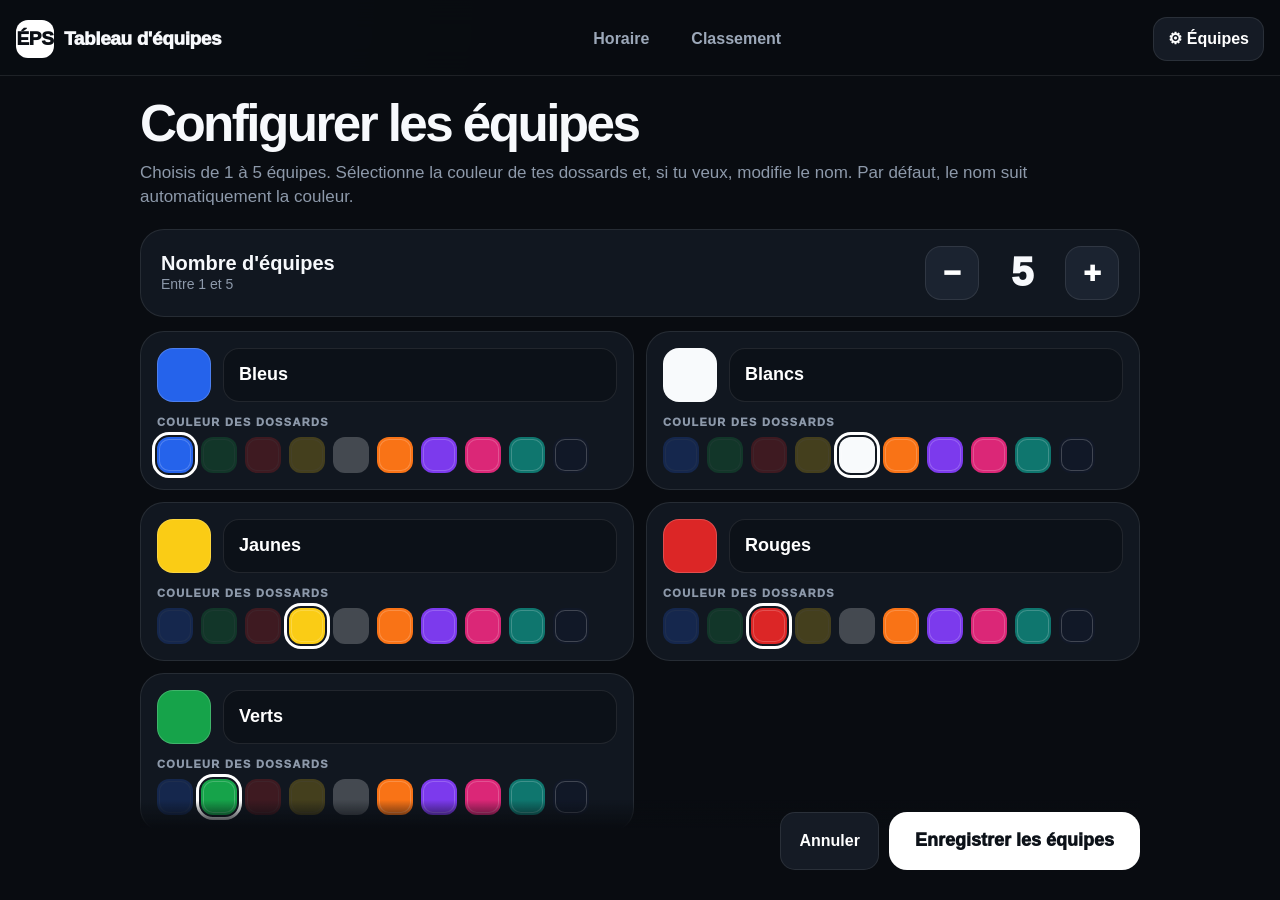
<file: index.html>
<!DOCTYPE html>
<html lang="fr">
<head>
  <meta charset="UTF-8" />
  <meta name="viewport" content="width=device-width, initial-scale=1.0, viewport-fit=cover, user-scalable=no" />
  <meta name="theme-color" content="#0a0d12" />
  <meta name="apple-mobile-web-app-capable" content="yes" />
  <meta name="apple-mobile-web-app-status-bar-style" content="black-translucent" />
  <meta http-equiv="Cache-Control" content="no-cache, no-store, must-revalidate" />
  <title>Tableau ÉPS — Équipes & Matchs</title>
  <style>
    :root{
      --bg:#090c11;
      --panel:#111720;
      --panel2:#171e29;
      --text:#f7f9fc;
      --muted:#8d99aa;
      --line:rgba(255,255,255,.09);
      --accent:#60a5fa;
      --good:#37d67a;
      --danger:#ff4d45;
      --shadow:0 20px 60px rgba(0,0,0,.34);
    }

    *{box-sizing:border-box;-webkit-tap-highlight-color:transparent}
    html,body{margin:0;width:100%;height:100%;overflow:hidden;background:var(--bg);color:var(--text);font-family:Inter,-apple-system,BlinkMacSystemFont,"SF Pro Display","Segoe UI",Arial,sans-serif}
    button,input{font:inherit}
    button{touch-action:manipulation}
    .hidden{display:none!important}
    .app{height:100dvh;width:100vw;position:relative;background:
      radial-gradient(circle at 10% 0%,rgba(37,99,235,.11),transparent 28%),
      radial-gradient(circle at 90% 100%,rgba(22,163,74,.08),transparent 28%),
      var(--bg);
    }

    .topbar{
      height:76px;
      padding:max(10px,env(safe-area-inset-top)) max(16px,env(safe-area-inset-right)) 8px max(16px,env(safe-area-inset-left));
      display:grid;
      grid-template-columns:auto 1fr auto;
      align-items:center;
      gap:16px;
      border-bottom:1px solid var(--line);
      background:rgba(9,12,17,.93);
      backdrop-filter:blur(14px);
      position:relative;
      z-index:20;
    }

    .brand{
      display:flex;align-items:center;gap:10px;
      font-size:19px;font-weight:950;letter-spacing:-.02em;white-space:nowrap;
    }
    .brand-mark{
      width:38px;height:38px;border-radius:12px;background:white;color:#0b0f15;
      display:grid;place-items:center;font-weight:1000;
    }
    .tabs{display:flex;justify-content:center;gap:8px;min-width:0}
    .tab{
      border:1px solid transparent;
      background:transparent;
      color:#9ca8b9;
      border-radius:14px;
      padding:11px 16px;
      font-weight:900;
      cursor:pointer;
      white-space:nowrap;
    }
    .tab.active{background:#f7f9fc;color:#0b0f15}
    .settings-btn{
      border:1px solid var(--line);
      background:#151b25;color:white;border-radius:14px;
      min-height:44px;padding:0 14px;font-weight:900;cursor:pointer;
    }

    .view{
      height:calc(100dvh - 76px);
      overflow:auto;
      padding:18px max(18px,env(safe-area-inset-right)) max(18px,env(safe-area-inset-bottom)) max(18px,env(safe-area-inset-left));
    }

    .section-head{
      max-width:1280px;margin:0 auto 16px;
      display:flex;align-items:end;justify-content:space-between;gap:18px;
    }
    .section-head h1{margin:0;font-size:clamp(28px,3vw,44px);letter-spacing:-.04em}
    .section-head p{margin:6px 0 0;color:var(--muted);font-weight:650}
    .ghost-btn,.solid-btn,.danger-btn{
      border-radius:15px;min-height:48px;padding:0 18px;font-weight:900;cursor:pointer;
    }
    .ghost-btn{border:1px solid var(--line);background:#151b25;color:white}
    .solid-btn{border:none;background:white;color:#0c1118}
    .danger-btn{border:none;background:var(--danger);color:white}
    button:disabled{opacity:.4;cursor:not-allowed}

    /* HORAIRE */
    .schedule-wrap{max-width:1100px;margin:0 auto}
    .schedule-progress{border:1px solid var(--line);background:#111720;border-radius:22px;padding:16px 18px;margin-bottom:14px}
    .schedule-progress-top{display:flex;justify-content:space-between;gap:16px;align-items:center;font-weight:900}
    .progress-track{height:12px;border-radius:999px;background:#222b38;overflow:hidden;margin-top:12px}
    .progress-fill{height:100%;background:var(--good);border-radius:999px;transition:width .25s ease}
    .schedule-list{display:grid;gap:10px}
    .schedule-game{display:grid;grid-template-columns:54px 1fr auto 1fr auto;align-items:center;gap:12px;border:1px solid var(--line);background:#111720;border-radius:20px;padding:12px 14px;min-height:78px}
    .schedule-game.played{opacity:.7;background:#0e141c}
    .schedule-num{width:44px;height:44px;border-radius:14px;background:#202938;display:grid;place-items:center;font-weight:1000;color:#aeb8c7}
    .schedule-team{display:flex;align-items:center;gap:10px;min-width:0;font-size:18px;font-weight:1000}
    .schedule-team.right{justify-content:flex-end;text-align:right}
    .schedule-dot{width:30px;height:30px;border-radius:10px;border:1px solid rgba(255,255,255,.18);flex:0 0 auto}
    .schedule-name{overflow:hidden;text-overflow:ellipsis;white-space:nowrap}
    .schedule-vs{font-size:12px;font-weight:950;color:#667286;letter-spacing:.1em}
    .schedule-action{min-width:128px;min-height:46px;border-radius:14px;border:none;background:white;color:#0b1017;font-weight:950;cursor:pointer}
    .schedule-result{min-width:128px;text-align:center;font-size:20px;font-weight:1000}
    .schedule-empty{border:1px dashed var(--line);border-radius:22px;padding:30px;text-align:center;color:var(--muted);font-weight:800}

    /* MATCH */
    .match-wrap{max-width:1280px;margin:0 auto;height:100%;display:grid;grid-template-rows:auto 1fr auto;gap:14px}
    .match-pickers{
      display:grid;grid-template-columns:1fr auto 1fr;gap:16px;align-items:center;
    }
    .picker-block{min-width:0}
    .picker-title{font-size:12px;color:var(--muted);font-weight:900;text-transform:uppercase;letter-spacing:.13em;margin-bottom:8px}
    .chips{display:flex;gap:7px;flex-wrap:wrap}
    .chip{
      border:2px solid transparent;
      border-radius:999px;padding:9px 13px;font-weight:900;cursor:pointer;
      box-shadow:inset 0 0 0 1px rgba(255,255,255,.12);
      max-width:180px;overflow:hidden;text-overflow:ellipsis;white-space:nowrap;
    }
    .chip.selected{outline:3px solid white;outline-offset:2px}
    .versus-small{font-size:14px;color:#657184;font-weight:950;align-self:end;margin-bottom:9px}

    .match-stage{
      min-height:0;
      display:grid;grid-template-columns:1fr minmax(300px,.78fr) 1fr;gap:14px;
    }
    .side{
      border-radius:30px;min-height:0;display:flex;flex-direction:column;align-items:center;justify-content:center;
      box-shadow:var(--shadow);border:1px solid rgba(255,255,255,.14);overflow:hidden;position:relative;
    }
    .side-name{
      font-size:clamp(25px,3.3vw,48px);font-weight:1000;text-transform:uppercase;letter-spacing:-.03em;
      max-width:92%;overflow:hidden;text-overflow:ellipsis;white-space:nowrap;
    }
    .match-score{
      font-size:clamp(120px,18vw,260px);font-weight:1000;line-height:.78;letter-spacing:-.08em;
      font-variant-numeric:tabular-nums;margin:18px 0;
    }
    .score-actions{display:flex;gap:10px}
    .score-btn{
      width:78px;height:62px;border-radius:18px;border:1px solid currentColor;
      color:inherit;background:rgba(0,0,0,.18);font-size:34px;font-weight:1000;cursor:pointer;
    }
    .score-btn:active{transform:scale(.96)}

    .clock-panel{
      border:1px solid var(--line);border-radius:30px;background:linear-gradient(180deg,#161d28,#0f141c);
      display:flex;flex-direction:column;align-items:center;justify-content:center;padding:20px;min-height:0;
      box-shadow:var(--shadow);
    }
    .clock-label{font-size:12px;color:var(--muted);font-weight:950;text-transform:uppercase;letter-spacing:.18em}
    .clock{
      font-size:clamp(62px,9vw,122px);font-weight:1000;letter-spacing:-.07em;line-height:1;
      margin:12px 0 20px;font-variant-numeric:tabular-nums;white-space:nowrap;
    }
    .clock-actions{display:flex;gap:9px;flex-wrap:wrap;justify-content:center}
    .clock-btn{
      border:1px solid var(--line);background:#202938;color:white;border-radius:16px;
      min-height:52px;padding:0 17px;font-weight:950;cursor:pointer;
    }
    .clock-btn.primary{background:var(--good);border-color:transparent;color:#04130a;min-width:118px}
    .match-footer{display:flex;justify-content:center;gap:10px;align-items:center}
    .finish-btn{
      min-height:58px;padding:0 28px;border:none;border-radius:18px;background:white;color:#0c1118;
      font-size:18px;font-weight:1000;cursor:pointer;
    }
    .match-help{color:var(--muted);font-size:13px;font-weight:700}

    .empty-match{
      grid-column:1/-1;border:1px dashed rgba(255,255,255,.17);border-radius:30px;
      display:flex;align-items:center;justify-content:center;text-align:center;color:var(--muted);font-weight:800;
      padding:30px;
    }

    /* RANKING */
    .rank-wrap{max-width:1080px;margin:0 auto}
    .ranking-card{border:1px solid var(--line);border-radius:26px;background:rgba(17,23,32,.9);overflow:hidden;box-shadow:var(--shadow)}
    .rank-head,.rank-row{
      display:grid;grid-template-columns:64px minmax(180px,1fr) repeat(6,72px) 88px;
      align-items:center;gap:4px;
    }
    .rank-head{
      min-height:52px;padding:0 15px;background:#0d1219;color:#7f8b9c;
      font-size:11px;text-transform:uppercase;letter-spacing:.09em;font-weight:950;
    }
    .rank-row{
      min-height:86px;padding:8px 15px;border-top:1px solid var(--line);
      font-weight:850;
    }
    .rank-pos{font-size:28px;font-weight:1000;text-align:center}
    .rank-team{display:flex;align-items:center;gap:12px;min-width:0}
    .color-dot{width:38px;height:38px;border-radius:12px;flex:0 0 auto;border:1px solid rgba(255,255,255,.18)}
    .rank-name{font-size:20px;font-weight:1000;overflow:hidden;text-overflow:ellipsis;white-space:nowrap}
    .rank-cell{text-align:center;color:#cbd3df}
    .rank-pts{text-align:center;font-size:28px;font-weight:1000}
    .leader{background:linear-gradient(90deg,rgba(250,204,21,.08),transparent 52%)}
    .medal{font-size:23px}
    .rank-bottom{display:grid;grid-template-columns:1fr auto;gap:16px;margin-top:14px;align-items:start}
    .recent{border:1px solid var(--line);border-radius:22px;background:#111720;padding:16px}
    .recent h3{margin:0 0 10px;font-size:16px}
    .match-log{display:flex;flex-direction:column;gap:8px}
    .log-item{
      display:grid;grid-template-columns:1fr auto 1fr auto;gap:10px;align-items:center;
      border:1px solid var(--line);border-radius:15px;padding:10px 12px;font-weight:800;
    }
    .log-left{text-align:right;overflow:hidden;text-overflow:ellipsis;white-space:nowrap}
    .log-right{text-align:left;overflow:hidden;text-overflow:ellipsis;white-space:nowrap}
    .log-score{font-size:19px;font-weight:1000}
    .log-time{color:var(--muted);font-size:12px}
    .empty-log{color:var(--muted);font-weight:700;padding:8px 0}

    /* SETUP */
    .setup-view{background:var(--bg)}
    .setup-wrap{max-width:1000px;margin:0 auto;padding-bottom:30px}
    .setup-title{margin:0;font-size:clamp(32px,4vw,54px);letter-spacing:-.05em}
    .setup-sub{margin:8px 0 20px;color:var(--muted);font-size:17px;line-height:1.4}
    .count-box{
      display:flex;align-items:center;justify-content:space-between;gap:20px;
      border:1px solid var(--line);background:#111720;border-radius:24px;padding:16px 20px;margin-bottom:14px;
    }
    .count-copy strong{display:block;font-size:20px}
    .count-copy span{color:var(--muted);font-size:14px}
    .count-actions{display:flex;align-items:center;gap:10px}
    .count-num{width:66px;text-align:center;font-size:40px;font-weight:1000}
    .stepper{
      width:54px;height:54px;border-radius:16px;border:1px solid var(--line);background:#1b2330;color:white;
      font-size:30px;font-weight:950;cursor:pointer;
    }
    .setup-teams{display:grid;grid-template-columns:repeat(2,minmax(0,1fr));gap:12px}
    .setup-team{
      border:1px solid var(--line);background:#111720;border-radius:24px;padding:16px;
    }
    .setup-team-top{display:flex;align-items:center;gap:12px;margin-bottom:14px}
    .preview{width:54px;height:54px;border-radius:16px;border:1px solid rgba(255,255,255,.18);flex:0 0 auto}
    .name-input{
      width:100%;height:54px;border-radius:16px;border:1px solid var(--line);background:#0c1118;color:white;
      padding:0 15px;font-size:18px;font-weight:900;outline:none;
    }
    .name-input:focus{border-color:#718096}
    .color-label{font-size:11px;color:var(--muted);text-transform:uppercase;letter-spacing:.12em;font-weight:950;margin:0 0 9px}
    .palette{display:flex;gap:8px;flex-wrap:wrap}
    .swatch{
      width:36px;height:36px;border-radius:12px;border:2px solid transparent;cursor:pointer;
      box-shadow:inset 0 0 0 1px rgba(255,255,255,.2);
    }
    .swatch.selected{outline:3px solid white;outline-offset:2px}
    .swatch.used:not(.selected){opacity:.22;cursor:not-allowed}
    .setup-actions{
      position:sticky;bottom:0;margin-top:16px;padding:12px 0;
      display:flex;justify-content:flex-end;gap:10px;
      background:linear-gradient(180deg,transparent,var(--bg) 35%);
    }
    .save-setup{min-height:58px;border:none;border-radius:18px;background:white;color:#0c1118;padding:0 26px;font-size:18px;font-weight:1000;cursor:pointer}

    /* MODAL */
    .modal{
      position:absolute;inset:0;z-index:50;background:rgba(4,6,9,.82);backdrop-filter:blur(8px);
      display:flex;align-items:center;justify-content:center;padding:20px;
    }
    .modal-card{width:min(560px,94vw);border:1px solid var(--line);background:#121821;border-radius:28px;padding:26px;box-shadow:var(--shadow);text-align:center}
    .modal-card h2{margin:0 0 10px;font-size:30px}
    .modal-card p{margin:0 0 22px;color:var(--muted);line-height:1.45}
    .modal-result{font-size:clamp(36px,6vw,62px);font-weight:1000;margin:16px 0}
    .modal-actions{display:grid;grid-template-columns:1fr 1fr;gap:10px}
    .modal-actions button{min-height:56px;border-radius:16px;font-weight:950;cursor:pointer}
    .cancel-modal{border:1px solid var(--line);background:#1b2330;color:white}
    .confirm-modal{border:none;background:var(--good);color:#04120a}

    @media(max-width:980px){
      .topbar{grid-template-columns:auto 1fr auto}
      .brand span:last-child{display:none}
      .match-stage{grid-template-columns:1fr 1fr;grid-template-rows:minmax(300px,1fr) auto}
      .clock-panel{grid-column:1/-1;grid-row:2;min-height:190px}
      .clock{font-size:78px}
      .rank-head,.rank-row{grid-template-columns:54px minmax(150px,1fr) 54px 54px 54px 54px 64px 70px}
      .hide-small{display:none}
    }

    @media(max-width:700px), (orientation:portrait) and (max-width:900px){
      html,body{overflow:auto}
      .app{min-height:100dvh;height:auto}
      .topbar{
        position:sticky;top:0;height:auto;grid-template-columns:1fr auto;padding:9px 10px;
      }
      .brand{display:none}
      .tabs{justify-content:flex-start;overflow:auto;padding-bottom:2px}
      .tab{padding:10px 12px;font-size:13px}
      .settings-btn{min-height:42px;padding:0 11px}
      .view{height:auto;min-height:calc(100dvh - 62px);padding:12px;overflow:visible}
      .section-head{align-items:flex-start}
      .section-head p{font-size:13px}
      .setup-teams{grid-template-columns:1fr}
      .match-pickers{grid-template-columns:1fr;gap:8px}
      .versus-small{display:none}
      .match-stage{grid-template-columns:1fr 1fr;grid-template-rows:minmax(240px,1fr) auto}
      .side-name{font-size:22px}
      .match-score{font-size:100px}
      .score-btn{width:60px;height:54px}
      .rank-head,.rank-row{grid-template-columns:42px minmax(130px,1fr) 44px 44px 60px}
      .rank-head > :nth-child(4),.rank-head > :nth-child(5),.rank-head > :nth-child(6),.rank-head > :nth-child(7),
      .rank-row > :nth-child(4),.rank-row > :nth-child(5),.rank-row > :nth-child(6),.rank-row > :nth-child(7){display:none}
      .rank-bottom{grid-template-columns:1fr}
      .schedule-game{grid-template-columns:42px 1fr auto 1fr}.schedule-action,.schedule-result{grid-column:1/-1;width:100%}.schedule-team{font-size:15px}.schedule-dot{width:24px;height:24px;border-radius:8px}.log-item{grid-template-columns:1fr auto 1fr}
      .log-time{display:none}
    }
  </style>
</head>
<body>
<div class="app">
  <header id="topbar" class="topbar">
    <div class="brand"><div class="brand-mark">ÉPS</div><span>Tableau d'équipes</span></div>
    <nav class="tabs">
      <button class="tab active" data-view="schedule">Horaire</button>
      <button class="tab" data-view="ranking">Classement</button>
    </nav>
    <button id="settingsBtn" class="settings-btn">⚙ Équipes</button>
  </header>

  <section id="scheduleView" class="view hidden">
    <div class="section-head">
      <div>
        <h1>Horaire des matchs</h1>
        <p>Chaque équipe affronte toutes les autres une fois. L’ordre est optimisé pour limiter les longues pauses. Lance une partie, entre le pointage en direct, puis le classement s’adapte automatiquement.</p>
      </div>
    </div>
    <div class="schedule-wrap">
      <div id="scheduleProgress" class="schedule-progress"></div>
      <div id="scheduleList" class="schedule-list"></div>
    </div>
  </section>

  <section id="matchView" class="view hidden">
    <div class="match-wrap">
      <div id="matchPickers" class="match-pickers hidden">
        <div class="picker-block">
          <div class="picker-title">Équipe A</div>
          <div id="chipsA" class="chips"></div>
        </div>
        <div class="versus-small">CONTRE</div>
        <div class="picker-block">
          <div class="picker-title">Équipe B</div>
          <div id="chipsB" class="chips"></div>
        </div>
      </div>

      <div id="matchStage" class="match-stage"></div>

      <div class="match-footer">
        <button id="finishMatchBtn" class="finish-btn">Terminer & enregistrer le match</button>
        <div class="match-help">Victoire = 3 pts · Nul = 1 pt · Défaite = 0 pt</div>
      </div>
    </div>
  </section>

  <section id="rankingView" class="view hidden">
    <div class="section-head">
      <div>
        <h1>Classement</h1>
        <p>Mis à jour automatiquement selon les résultats des matchs enregistrés.</p>
      </div>
      <button id="resetTournamentBtn" class="ghost-btn">Réinitialiser le tournoi</button>
    </div>
    <div class="rank-wrap">
      <div class="ranking-card">
        <div class="rank-head">
          <div>#</div><div>Équipe</div><div>PJ</div><div>V</div><div>N</div><div>D</div><div>+/-</div><div>PTS</div>
        </div>
        <div id="rankRows"></div>
      </div>
      <div class="rank-bottom">
        <div class="recent">
          <h3>Derniers matchs</h3>
          <div id="matchLog" class="match-log"></div>
        </div>
        <button id="undoMatchBtn" class="ghost-btn">↶ Annuler le dernier résultat</button>
      </div>
    </div>
  </section>

  <section id="setupView" class="view setup-view hidden">
    <div class="setup-wrap">
      <h1 class="setup-title">Configurer les équipes</h1>
      <p class="setup-sub">Choisis de 1 à 5 équipes. Sélectionne la couleur de tes dossards et, si tu veux, modifie le nom. Par défaut, le nom suit automatiquement la couleur.</p>

      <div class="count-box">
        <div class="count-copy">
          <strong>Nombre d'équipes</strong>
          <span>Entre 1 et 5</span>
        </div>
        <div class="count-actions">
          <button id="teamCountMinus" class="stepper">−</button>
          <div id="teamCountNum" class="count-num">5</div>
          <button id="teamCountPlus" class="stepper">+</button>
        </div>
      </div>

      <div id="setupTeams" class="setup-teams"></div>

      <div class="setup-actions">
        <button id="cancelSetupBtn" class="ghost-btn">Annuler</button>
        <button id="saveSetupBtn" class="save-setup">Enregistrer les équipes</button>
      </div>
    </div>
  </section>

  <div id="resultModal" class="modal hidden">
    <div class="modal-card">
      <h2>Enregistrer ce résultat ?</h2>
      <p id="resultNames">Équipe A contre Équipe B</p>
      <div id="resultScore" class="modal-result">0 — 0</div>
      <p id="resultPoints">Les points du classement seront ajoutés automatiquement.</p>
      <div class="modal-actions">
        <button id="cancelResultBtn" class="cancel-modal">Continuer le match</button>
        <button id="confirmResultBtn" class="confirm-modal">Enregistrer</button>
      </div>
    </div>
  </div>

  <div id="resetModal" class="modal hidden">
    <div class="modal-card">
      <h2>Réinitialiser le tournoi ?</h2>
      <p>Les noms et couleurs seront conservés, mais tous les points, statistiques et matchs seront remis à zéro.</p>
      <div class="modal-actions">
        <button id="cancelResetBtn" class="cancel-modal">Annuler</button>
        <button id="confirmResetBtn" class="danger-btn">Tout remettre à zéro</button>
      </div>
    </div>
  </div>
</div>

<script>
(function(){
  // Données du tournoi isolées par onglet/session : aucun partage entre enseignants ou appareils.
  // Elles survivent à un rafraîchissement, mais pas à une nouvelle session de navigation.
  var STORAGE_KEY = "eps-tableau-equipes-session-v1";

  var COLORS = [
    {id:"blue", name:"Bleus", hex:"#2563eb", text:"#ffffff"},
    {id:"green", name:"Verts", hex:"#16a34a", text:"#ffffff"},
    {id:"red", name:"Rouges", hex:"#dc2626", text:"#ffffff"},
    {id:"yellow", name:"Jaunes", hex:"#facc15", text:"#111827"},
    {id:"white", name:"Blancs", hex:"#f8fafc", text:"#111827"},
    {id:"orange", name:"Oranges", hex:"#f97316", text:"#ffffff"},
    {id:"purple", name:"Mauves", hex:"#7c3aed", text:"#ffffff"},
    {id:"pink", name:"Roses", hex:"#db2777", text:"#ffffff"},
    {id:"teal", name:"Turquoises", hex:"#0f766e", text:"#ffffff"},
    {id:"black", name:"Noirs", hex:"#111827", text:"#ffffff"}
  ];

  var state = {
    configured:false,
    teams:[],
    matches:[],
    match:{a:null,b:null,scoreA:0,scoreB:0,running:false,elapsed:0,startedAt:null}
  };

  var draft = {count:5, teams:[]};
  var previousView = "points";

  function el(id){ return document.getElementById(id); }
  function getColor(id){
    for(var i=0;i<COLORS.length;i++){ if(COLORS[i].id===id) return COLORS[i]; }
    return COLORS[0];
  }
  function safeInt(v){ var n=Number(v); return Number.isFinite(n)?n:0; }
  function clamp(v,min,max){ return Math.max(min,Math.min(max,v)); }
  function newStats(){
    return {points:0,games:0,wins:0,draws:0,losses:0,gf:0,ga:0};
  }
  function makeTeam(index,colorId,name){
    var c=getColor(colorId);
    var s=newStats();
    return {
      id:"t"+(index+1),
      colorId:c.id,
      name:name||c.name,
      autoName:!name||name===c.name,
      points:s.points,games:s.games,wins:s.wins,draws:s.draws,losses:s.losses,gf:s.gf,ga:s.ga
    };
  }

  function defaultTeams(){
    var ids=["blue","white","yellow","red","green"];
    var arr=[];
    for(var i=0;i<5;i++){
      arr.push(makeTeam(i,ids[i]));
    }
    return arr;
  }

  function normalizeTeam(t,index){
    var c=getColor(t && t.colorId ? t.colorId : COLORS[index % COLORS.length].id);
    return {
      id:(t&&t.id)||"t"+(index+1),
      colorId:c.id,
      name:(t&&typeof t.name==="string"&&t.name.trim())?t.name.trim():c.name,
      autoName:t&&typeof t.autoName==="boolean"?t.autoName:true,
      points:safeInt(t&&t.points),
      games:Math.max(0,safeInt(t&&t.games)),
      wins:Math.max(0,safeInt(t&&t.wins)),
      draws:Math.max(0,safeInt(t&&t.draws)),
      losses:Math.max(0,safeInt(t&&t.losses)),
      gf:Math.max(0,safeInt(t&&t.gf)),
      ga:Math.max(0,safeInt(t&&t.ga))
    };
  }

  function normalizeMatch(m){
    return {
      a:m&&m.a||null,
      b:m&&m.b||null,
      scoreA:Math.max(0,safeInt(m&&m.scoreA)),
      scoreB:Math.max(0,safeInt(m&&m.scoreB)),
      running:!!(m&&m.running),
      elapsed:Math.max(0,safeInt(m&&m.elapsed)),
      startedAt:m&&m.startedAt?Number(m.startedAt):null
    };
  }

  function load(){
    try{
      var saved=JSON.parse(sessionStorage.getItem(STORAGE_KEY));
      if(saved && Array.isArray(saved.teams) && saved.teams.length){
        state.configured=true;
        state.teams=saved.teams.slice(0,5).map(normalizeTeam);
        state.matches=Array.isArray(saved.matches)?saved.matches:[];
        state.match=normalizeMatch(saved.match||{});
        ensureMatchSelections();
        return;
      }
    }catch(e){}
    state.teams=defaultTeams();
    state.configured=false;
    state.matches=[];
    state.match=normalizeMatch({});
    ensureMatchSelections();
  }

  function save(){
    try{ sessionStorage.setItem(STORAGE_KEY,JSON.stringify(state)); }catch(e){}
  }

  function teamById(id){
    for(var i=0;i<state.teams.length;i++){ if(state.teams[i].id===id) return state.teams[i]; }
    return null;
  }

  function ensureMatchSelections(){
    if(!state.teams.length){ state.match.a=null;state.match.b=null;return; }
    if(!teamById(state.match.a)) state.match.a=state.teams[0].id;
    if(state.teams.length<2){ state.match.b=null;return; }
    if(!teamById(state.match.b) || state.match.b===state.match.a){
      state.match.b=state.teams[0].id===state.match.a?state.teams[1].id:state.teams[0].id;
    }
  }

  function currentElapsed(){
    if(!state.match.running||!state.match.startedAt) return state.match.elapsed;
    return state.match.elapsed+(Date.now()-state.match.startedAt);
  }

  function formatTime(ms){
    var sec=Math.max(0,Math.floor(ms/1000));
    var min=Math.floor(sec/60);
    var s=sec%60;
    var h=Math.floor(min/60);
    if(h>0) return String(h).padStart(2,"0")+":"+String(min%60).padStart(2,"0")+":"+String(s).padStart(2,"0");
    return String(min).padStart(2,"0")+":"+String(s).padStart(2,"0");
  }

  function showView(name){
    previousView=name==="setup"?previousView:name;
    ["schedule","match","ranking","setup"].forEach(function(v){
      el(v+"View").classList.toggle("hidden",v!==name);
    });
    document.querySelectorAll(".tab").forEach(function(btn){
      btn.classList.toggle("active",btn.getAttribute("data-view")===name);
    });
    renderAll();
  }

  function renderAll(){
    renderSchedule();
    renderMatch();
    renderRanking();
  }

  function schedulePairs(){
    var n=state.teams.length;
    var all=[];
    for(var i=0;i<n;i++){
      for(var j=i+1;j<n;j++){
        all.push({a:i,b:j});
      }
    }
    if(all.length<=1){
      return all.map(function(p){return {a:state.teams[p.a].id,b:state.teams[p.b].id};});
    }

    // Cherche un ordre complet où aucune équipe ne reste 3 matchs de suite sur le banc.
    // Avec 2 à 5 équipes, une solution avec un maximum de 2 matchs de pause existe.
    function build(maxBench){
      var used=new Array(all.length).fill(false);
      var bench=new Array(n).fill(0);
      var order=[];

      function search(depth){
        if(depth===all.length) return order.slice();

        var candidates=[];
        for(var k=0;k<all.length;k++){
          if(used[k]) continue;
          var p=all[k];
          var after=[];
          var maxAfter=0,sumSquares=0;
          for(var t=0;t<n;t++){
            var v=(t===p.a||t===p.b)?0:bench[t]+1;
            after.push(v);
            if(v>maxAfter) maxAfter=v;
            sumSquares+=v*v;
          }
          if(maxAfter>maxBench) continue;

          var overlap=0;
          if(order.length){
            var last=order[order.length-1];
            if(last.a===p.a||last.a===p.b) overlap++;
            if(last.b===p.a||last.b===p.b) overlap++;
          }
          candidates.push({idx:k,p:p,after:after,max:maxAfter,sum:sumSquares,overlap:overlap});
        }

        candidates.sort(function(x,y){
          if(x.max!==y.max) return x.max-y.max;
          if(x.sum!==y.sum) return x.sum-y.sum;
          if(x.overlap!==y.overlap) return x.overlap-y.overlap;
          return x.idx-y.idx;
        });

        for(var q=0;q<candidates.length;q++){
          var cand=candidates[q];
          var previous=bench.slice();
          used[cand.idx]=true;
          bench=cand.after.slice();
          order.push(cand.p);

          var result=search(depth+1);
          if(result) return result;

          order.pop();
          used[cand.idx]=false;
          bench=previous;
        }
        return null;
      }
      return search(0);
    }

    var optimized=build(2)||build(3)||all;
    return optimized.map(function(p){
      return {a:state.teams[p.a].id,b:state.teams[p.b].id};
    });
  }

  function recordedForPair(a,b){
    for(var i=0;i<state.matches.length;i++){
      var m=state.matches[i];
      if((m.a===a&&m.b===b)||(m.a===b&&m.b===a)) return m;
    }
    return null;
  }

  function renderSchedule(){
    var list=el("scheduleList"), progress=el("scheduleProgress");
    if(!list||!progress) return;
    var pairs=schedulePairs();
    var played=0;
    pairs.forEach(function(p){if(recordedForPair(p.a,p.b)) played++;});
    var pct=pairs.length?Math.round((played/pairs.length)*100):0;
    progress.innerHTML='<div class="schedule-progress-top"><span>'+played+' / '+pairs.length+' matchs joués</span><span>'+pct+' %</span></div><div class="progress-track"><div class="progress-fill" style="width:'+pct+'%"></div></div>';
    list.innerHTML="";
    if(!pairs.length){
      list.innerHTML='<div class="schedule-empty">Il faut au moins 2 équipes pour créer l’horaire.</div>';
      return;
    }
    pairs.forEach(function(p,index){
      var a=teamById(p.a),b=teamById(p.b);
      if(!a||!b) return;
      var ca=getColor(a.colorId),cb=getColor(b.colorId);
      var done=recordedForPair(p.a,p.b);
      var row=document.createElement("div");
      row.className="schedule-game"+(done?" played":"");
      var resultHtml;
      if(done){
        var sa=safeInt(done.scoreA),sb=safeInt(done.scoreB);
        if(done.a===p.a) resultHtml='<div class="schedule-result">✓ '+sa+' — '+sb+'</div>';
        else resultHtml='<div class="schedule-result">✓ '+sb+' — '+sa+'</div>';
      }else{
        resultHtml='<button class="schedule-action">Lancer la partie →</button>';
      }
      row.innerHTML=
        '<div class="schedule-num">'+(index+1)+'</div>'+
        '<div class="schedule-team"><div class="schedule-dot" style="background:'+ca.hex+'"></div><div class="schedule-name">'+escapeHtml(a.name)+'</div></div>'+
        '<div class="schedule-vs">VS</div>'+
        '<div class="schedule-team right"><div class="schedule-name">'+escapeHtml(b.name)+'</div><div class="schedule-dot" style="background:'+cb.hex+'"></div></div>'+
        resultHtml;
      if(!done){
        row.querySelector(".schedule-action").addEventListener("click",function(){
          stopClock();
          state.match.a=p.a;state.match.b=p.b;
          state.match.scoreA=0;state.match.scoreB=0;state.match.elapsed=0;state.match.startedAt=null;state.match.running=false;
          save();showView("match");
        });
      }
      list.appendChild(row);
    });
  }

  function renderMatch(){
    ensureMatchSelections();
    renderChips("chipsA","a");
    renderChips("chipsB","b");

    var stage=el("matchStage");
    var finish=el("finishMatchBtn");
    if(state.teams.length<2 || !state.match.a || !state.match.b){
      stage.innerHTML='<div class="empty-match"><div><strong>Il faut au moins 2 équipes pour lancer un match.</strong><br><br>Ouvre « Équipes » pour en ajouter une.</div></div>';
      finish.disabled=true;
      return;
    }

    finish.disabled=false;
    var a=teamById(state.match.a);
    var b=teamById(state.match.b);
    var ca=getColor(a.colorId), cb=getColor(b.colorId);

    stage.innerHTML=
      '<section class="side" id="sideA" style="background:linear-gradient(145deg,'+ca.hex+',color-mix(in srgb, '+ca.hex+' 70%, #000 30%));color:'+ca.text+'">'+
        '<div class="side-name">'+escapeHtml(a.name)+'</div>'+
        '<div class="match-score" id="scoreA">'+state.match.scoreA+'</div>'+
        '<div class="score-actions"><button class="score-btn" data-side="A" data-delta="-1">−</button><button class="score-btn" data-side="A" data-delta="1">+</button></div>'+
      '</section>'+
      '<section class="clock-panel">'+
        '<div class="clock-label">Chronomètre du match</div>'+
        '<div id="matchClock" class="clock">'+formatTime(currentElapsed())+'</div>'+
        '<div class="clock-actions">'+
          '<button id="toggleClockBtn" class="clock-btn primary">'+(state.match.running?"Pause":"Démarrer")+'</button>'+
          '<button id="resetClockBtn" class="clock-btn">↺ Chrono</button>'+
          '<button id="resetScoreBtn" class="clock-btn">↺ Score</button>'+
        '</div>'+
      '</section>'+
      '<section class="side" id="sideB" style="background:linear-gradient(145deg,'+cb.hex+',color-mix(in srgb, '+cb.hex+' 70%, #000 30%));color:'+cb.text+'">'+
        '<div class="side-name">'+escapeHtml(b.name)+'</div>'+
        '<div class="match-score" id="scoreB">'+state.match.scoreB+'</div>'+
        '<div class="score-actions"><button class="score-btn" data-side="B" data-delta="-1">−</button><button class="score-btn" data-side="B" data-delta="1">+</button></div>'+
      '</section>';

    stage.querySelectorAll(".score-btn").forEach(function(btn){
      btn.addEventListener("click",function(){
        var d=Number(btn.getAttribute("data-delta"));
        if(btn.getAttribute("data-side")==="A") state.match.scoreA=Math.max(0,state.match.scoreA+d);
        else state.match.scoreB=Math.max(0,state.match.scoreB+d);
        save();renderMatch();
      });
    });

    el("toggleClockBtn").addEventListener("click",toggleClock);
    el("resetClockBtn").addEventListener("click",resetClock);
    el("resetScoreBtn").addEventListener("click",function(){
      state.match.scoreA=0;state.match.scoreB=0;save();renderMatch();
    });
  }

  function renderChips(containerId,side){
    var box=el(containerId);
    box.innerHTML="";
    state.teams.forEach(function(t){
      var c=getColor(t.colorId);
      var selected=state.match[side]===t.id;
      var other=side==="a"?state.match.b:state.match.a;
      var btn=document.createElement("button");
      btn.className="chip"+(selected?" selected":"");
      btn.style.background=c.hex;btn.style.color=c.text;
      btn.textContent=t.name;
      btn.disabled=(!selected && t.id===other);
      btn.addEventListener("click",function(){
        if(state.match[side]===t.id) return;
        stopClock();
        state.match[side]=t.id;
        state.match.scoreA=0;state.match.scoreB=0;state.match.elapsed=0;state.match.startedAt=null;
        ensureMatchSelections();save();renderMatch();
      });
      box.appendChild(btn);
    });
  }

  function toggleClock(){
    if(state.match.running){
      state.match.elapsed=currentElapsed();
      state.match.running=false;
      state.match.startedAt=null;
    }else{
      state.match.running=true;
      state.match.startedAt=Date.now();
    }
    save();renderMatch();
  }

  function stopClock(){
    if(state.match.running) state.match.elapsed=currentElapsed();
    state.match.running=false;state.match.startedAt=null;
  }

  function resetClock(){
    state.match.running=false;state.match.elapsed=0;state.match.startedAt=null;save();renderMatch();
  }

  function openResultModal(){
    if(state.teams.length<2) return;
    stopClock();
    var a=teamById(state.match.a), b=teamById(state.match.b);
    el("resultNames").textContent=a.name+" contre "+b.name;
    el("resultScore").textContent=state.match.scoreA+" — "+state.match.scoreB;
    if(state.match.scoreA>state.match.scoreB) el("resultPoints").textContent=a.name+" recevra 3 points.";
    else if(state.match.scoreB>state.match.scoreA) el("resultPoints").textContent=b.name+" recevra 3 points.";
    else el("resultPoints").textContent="Match nul : 1 point pour chaque équipe.";
    el("resultModal").classList.remove("hidden");
    save();renderMatch();
  }

  function confirmResult(){
    var a=teamById(state.match.a), b=teamById(state.match.b);
    if(!a||!b) return;
    var sa=state.match.scoreA,sb=state.match.scoreB;
    var duration=currentElapsed();

    a.games++;b.games++;a.gf+=sa;a.ga+=sb;b.gf+=sb;b.ga+=sa;
    if(sa>sb){a.wins++;b.losses++;a.points+=3;}
    else if(sb>sa){b.wins++;a.losses++;b.points+=3;}
    else{a.draws++;b.draws++;a.points+=1;b.points+=1;}

    state.matches.push({
      id:"m"+Date.now(),
      a:a.id,b:b.id,
      aName:a.name,bName:b.name,
      aColor:a.colorId,bColor:b.colorId,
      scoreA:sa,scoreB:sb,
      duration:duration,
      at:Date.now()
    });
    if(state.matches.length>50) state.matches=state.matches.slice(-50);

    state.match.scoreA=0;state.match.scoreB=0;state.match.elapsed=0;state.match.startedAt=null;state.match.running=false;
    el("resultModal").classList.add("hidden");
    save();renderAll();showView("schedule");
  }

  function sortedTeams(){
    return state.teams.slice().sort(function(a,b){
      var gdA=a.gf-a.ga, gdB=b.gf-b.ga;
      if(b.points!==a.points) return b.points-a.points;
      if(b.wins!==a.wins) return b.wins-a.wins;
      if(gdB!==gdA) return gdB-gdA;
      if(b.gf!==a.gf) return b.gf-a.gf;
      return a.name.localeCompare(b.name,"fr");
    });
  }

  function renderRanking(){
    var rows=el("rankRows");
    rows.innerHTML="";
    sortedTeams().forEach(function(t,index){
      var c=getColor(t.colorId);
      var gd=t.gf-t.ga;
      var row=document.createElement("div");
      row.className="rank-row"+(index===0?" leader":"");
      var pos=index===0?'<span class="medal">🥇</span>':String(index+1);
      row.innerHTML=
        '<div class="rank-pos">'+pos+'</div>'+
        '<div class="rank-team"><div class="color-dot" style="background:'+c.hex+'"></div><div class="rank-name">'+escapeHtml(t.name)+'</div></div>'+
        '<div class="rank-cell">'+t.games+'</div>'+
        '<div class="rank-cell">'+t.wins+'</div>'+
        '<div class="rank-cell">'+t.draws+'</div>'+
        '<div class="rank-cell">'+t.losses+'</div>'+
        '<div class="rank-cell">'+(gd>0?"+":"")+gd+'</div>'+
        '<div class="rank-pts">'+t.points+'</div>';
      rows.appendChild(row);
    });

    var log=el("matchLog");
    log.innerHTML="";
    var recent=state.matches.slice(-5).reverse();
    if(!recent.length){
      log.innerHTML='<div class="empty-log">Aucun match enregistré pour l’instant.</div>';
    }else{
      recent.forEach(function(m){
        var item=document.createElement("div");
        item.className="log-item";
        item.innerHTML=
          '<div class="log-left">'+escapeHtml(m.aName||nameForTeam(m.a))+'</div>'+
          '<div class="log-score">'+safeInt(m.scoreA)+' — '+safeInt(m.scoreB)+'</div>'+
          '<div class="log-right">'+escapeHtml(m.bName||nameForTeam(m.b))+'</div>'+
          '<div class="log-time">'+formatTime(safeInt(m.duration))+'</div>';
        log.appendChild(item);
      });
    }
    el("undoMatchBtn").disabled=!state.matches.length;
  }

  function nameForTeam(id){
    var t=teamById(id);return t?t.name:"Équipe";
  }

  function undoLastMatch(){
    if(!state.matches.length) return;
    var m=state.matches.pop();
    var a=teamById(m.a),b=teamById(m.b);
    if(a&&b){
      var sa=safeInt(m.scoreA),sb=safeInt(m.scoreB);
      a.games=Math.max(0,a.games-1);b.games=Math.max(0,b.games-1);
      a.gf=Math.max(0,a.gf-sa);a.ga=Math.max(0,a.ga-sb);
      b.gf=Math.max(0,b.gf-sb);b.ga=Math.max(0,b.ga-sa);
      if(sa>sb){a.wins=Math.max(0,a.wins-1);b.losses=Math.max(0,b.losses-1);a.points=Math.max(0,a.points-3);}
      else if(sb>sa){b.wins=Math.max(0,b.wins-1);a.losses=Math.max(0,a.losses-1);b.points=Math.max(0,b.points-3);}
      else{a.draws=Math.max(0,a.draws-1);b.draws=Math.max(0,b.draws-1);a.points=Math.max(0,a.points-1);b.points=Math.max(0,b.points-1);}
    }
    save();renderAll();
  }

  function openSetup(){
    draft.count=clamp(state.teams.length||5,1,5);
    draft.teams=[];
    for(var i=0;i<draft.count;i++){
      var existing=state.teams[i];
      if(existing){
        draft.teams.push({
          id:existing.id,colorId:existing.colorId,name:existing.name,autoName:existing.autoName,
          points:existing.points,games:existing.games,wins:existing.wins,draws:existing.draws,losses:existing.losses,gf:existing.gf,ga:existing.ga
        });
      }else{
        var color=firstUnusedDraftColor();
        draft.teams.push(makeTeam(i,color));
      }
    }
    previousView=currentMainView();
    renderSetup();
    showView("setup");
  }

  function currentMainView(){
    var active=document.querySelector(".tab.active");
    return active?active.getAttribute("data-view"):"schedule";
  }

  function firstUnusedDraftColor(){
    var used=draft.teams.map(function(t){return t.colorId;});
    for(var i=0;i<COLORS.length;i++){if(used.indexOf(COLORS[i].id)===-1)return COLORS[i].id;}
    return COLORS[0].id;
  }

  function changeDraftCount(delta){
    var next=clamp(draft.count+delta,1,5);
    if(next===draft.count) return;
    if(next>draft.count){
      for(var i=draft.count;i<next;i++){
        draft.teams.push(makeTeam(i,firstUnusedDraftColor()));
      }
    }else{
      draft.teams=draft.teams.slice(0,next);
    }
    draft.count=next;
    renderSetup();
  }

  function renderSetup(){
    el("teamCountNum").textContent=draft.count;
    var box=el("setupTeams");
    box.innerHTML="";
    draft.teams.forEach(function(t,index){
      var c=getColor(t.colorId);
      var card=document.createElement("div");
      card.className="setup-team";
      card.innerHTML=
        '<div class="setup-team-top">'+
          '<div class="preview" style="background:'+c.hex+'"></div>'+
          '<input class="name-input" maxlength="18" value="'+escapeAttr(t.name)+'" aria-label="Nom de l’équipe '+(index+1)+'">'+
        '</div>'+
        '<div class="color-label">Couleur des dossards</div>'+
        '<div class="palette"></div>';

      var input=card.querySelector(".name-input");
      input.addEventListener("input",function(){
        t.name=input.value;
        t.autoName=(input.value.trim()===getColor(t.colorId).name);
      });

      var palette=card.querySelector(".palette");
      var used=draft.teams.map(function(x){return x.colorId;});
      COLORS.forEach(function(col){
        var sw=document.createElement("button");
        sw.className="swatch"+(t.colorId===col.id?" selected":"")+(used.indexOf(col.id)!==-1&&t.colorId!==col.id?" used":"");
        sw.style.background=col.hex;
        sw.setAttribute("aria-label",col.name);
        sw.disabled=(used.indexOf(col.id)!==-1&&t.colorId!==col.id);
        sw.addEventListener("click",function(){
          var oldDefault=getColor(t.colorId).name;
          var shouldAuto=t.autoName || !t.name.trim() || t.name.trim()===oldDefault;
          t.colorId=col.id;
          if(shouldAuto){t.name=col.name;t.autoName=true;}
          renderSetup();
        });
        palette.appendChild(sw);
      });

      box.appendChild(card);
    });
  }

  function saveSetup(){
    var oldMap={};
    state.teams.forEach(function(t){oldMap[t.id]=t;});
    var next=[];
    for(var i=0;i<draft.count;i++){
      var d=draft.teams[i];
      var old=oldMap[d.id];
      var c=getColor(d.colorId);
      var name=(d.name||"").trim()||c.name;
      next.push({
        id:d.id||"t"+(i+1),colorId:d.colorId,name:name,autoName:d.autoName,
        points:old?safeInt(old.points):safeInt(d.points),
        games:old?safeInt(old.games):safeInt(d.games),
        wins:old?safeInt(old.wins):safeInt(d.wins),
        draws:old?safeInt(old.draws):safeInt(d.draws),
        losses:old?safeInt(old.losses):safeInt(d.losses),
        gf:old?safeInt(old.gf):safeInt(d.gf),
        ga:old?safeInt(old.ga):safeInt(d.ga)
      });
    }
    state.teams=next;
    state.configured=true;
    state.match=normalizeMatch({});
    ensureMatchSelections();
    save();
    showView(previousView==="setup"?"schedule":previousView);
  }

  function resetTournament(){
    stopClock();
    state.teams.forEach(function(t){
      var s=newStats();
      t.points=s.points;t.games=s.games;t.wins=s.wins;t.draws=s.draws;t.losses=s.losses;t.gf=s.gf;t.ga=s.ga;
    });
    state.matches=[];
    state.match.scoreA=0;state.match.scoreB=0;state.match.elapsed=0;state.match.running=false;state.match.startedAt=null;
    save();el("resetModal").classList.add("hidden");renderAll();
  }

  function escapeHtml(value){
    return String(value==null?"":value).replace(/[&<>"']/g,function(ch){
      return {"&":"&amp;","<":"&lt;",">":"&gt;",'"':"&quot;","'":"&#039;"}[ch];
    });
  }
  function escapeAttr(value){ return escapeHtml(value); }

  document.querySelectorAll(".tab").forEach(function(btn){
    btn.addEventListener("click",function(){showView(btn.getAttribute("data-view"));});  });
  el("settingsBtn").addEventListener("click",openSetup);
  // Le match se lance uniquement depuis l'horaire.
  el("teamCountMinus").addEventListener("click",function(){changeDraftCount(-1);});
  el("teamCountPlus").addEventListener("click",function(){changeDraftCount(1);});
  el("cancelSetupBtn").addEventListener("click",function(){showView(previousView||"schedule");});
  el("saveSetupBtn").addEventListener("click",saveSetup);
  el("finishMatchBtn").addEventListener("click",openResultModal);
  el("cancelResultBtn").addEventListener("click",function(){el("resultModal").classList.add("hidden");});
  el("confirmResultBtn").addEventListener("click",confirmResult);
  el("resetTournamentBtn").addEventListener("click",function(){el("resetModal").classList.remove("hidden");});
  el("cancelResetBtn").addEventListener("click",function(){el("resetModal").classList.add("hidden");});
  el("confirmResetBtn").addEventListener("click",resetTournament);
  el("undoMatchBtn").addEventListener("click",undoLastMatch);

  setInterval(function(){
    if(state.match.running){
      var clock=el("matchClock");
      if(clock) clock.textContent=formatTime(currentElapsed());
    }
  },250);

  load();
  renderAll();
  if(!state.configured){
    previousView="schedule";
    openSetup();
  }else{
    showView("schedule");
  }
})();
</script>
</body>
</html>
</file>
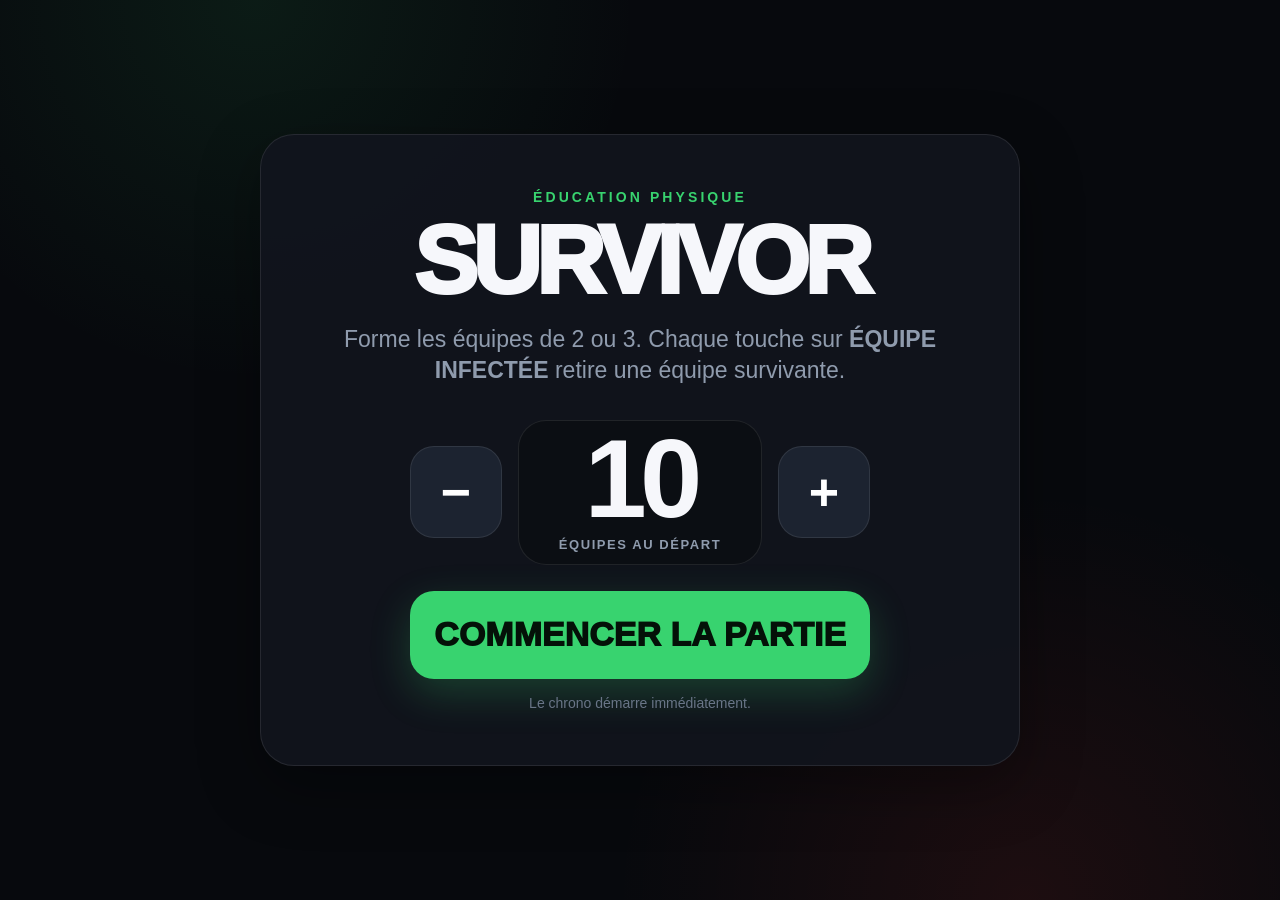
<file: survivor/index.html>
<!DOCTYPE html>
<html lang="fr">
<head>
  <meta charset="UTF-8" />
  <meta name="viewport" content="width=device-width, initial-scale=1.0, viewport-fit=cover, user-scalable=no" />
  <meta name="theme-color" content="#07090d" />
  <meta name="apple-mobile-web-app-capable" content="yes" />
  <meta name="apple-mobile-web-app-status-bar-style" content="black-translucent" />
  <title>Survivor ÉPS</title>
  <style>
    :root{
      --bg:#07090d;
      --panel:#11151d;
      --panel2:#171d27;
      --text:#f6f7fb;
      --muted:#8f9bad;
      --green:#38d36f;
      --green-dark:#103a22;
      --red:#ff3b30;
      --red-dark:#431313;
      --line:rgba(255,255,255,.09);
      --shadow:0 20px 60px rgba(0,0,0,.35);
    }

    *{box-sizing:border-box;-webkit-tap-highlight-color:transparent}
    html,body{margin:0;width:100%;height:100%;overflow:hidden;background:var(--bg);color:var(--text);font-family:Inter,ui-sans-serif,-apple-system,BlinkMacSystemFont,"SF Pro Display","Segoe UI",sans-serif}
    button,input{font:inherit}
    button{touch-action:manipulation}
    .hidden{display:none!important}

    .app{width:100vw;height:100dvh;min-height:100%;background:
      radial-gradient(circle at 20% 0%,rgba(56,211,111,.09),transparent 28%),
      radial-gradient(circle at 80% 100%,rgba(255,59,48,.09),transparent 30%),
      var(--bg);
      position:relative;
    }

    .setup{
      height:100%;
      display:flex;
      align-items:center;
      justify-content:center;
      padding:max(22px,env(safe-area-inset-top)) 24px max(22px,env(safe-area-inset-bottom));
    }

    .setup-card{
      width:min(760px,94vw);
      border:1px solid var(--line);
      background:rgba(17,21,29,.94);
      border-radius:34px;
      box-shadow:var(--shadow);
      padding:clamp(28px,5vw,54px);
      text-align:center;
    }

    .eyebrow{
      margin:0 0 12px;
      text-transform:uppercase;
      letter-spacing:.22em;
      font-size:14px;
      font-weight:900;
      color:var(--green);
    }

    .setup h1{
      margin:0;
      font-size:clamp(52px,9vw,96px);
      line-height:.92;
      letter-spacing:-.06em;
      font-weight:950;
    }

    .setup-sub{
      color:var(--muted);
      font-size:clamp(17px,2.6vw,23px);
      margin:18px auto 34px;
      max-width:600px;
      line-height:1.35;
    }

    .team-picker{
      display:grid;
      grid-template-columns:92px 1fr 92px;
      align-items:center;
      gap:16px;
      margin:0 auto 26px;
      max-width:460px;
    }

    .step{
      width:92px;height:92px;border-radius:24px;border:1px solid var(--line);
      background:#1c2330;color:white;font-size:52px;font-weight:800;cursor:pointer;
    }

    .step:active{transform:scale(.96);background:#252e3e}

    .team-count{
      min-height:142px;
      border:1px solid var(--line);
      border-radius:28px;
      background:#0b0e13;
      display:flex;
      flex-direction:column;
      align-items:center;
      justify-content:center;
      padding:12px;
    }

    .team-count strong{
      font-size:clamp(68px,11vw,112px);
      line-height:.82;
      font-variant-numeric:tabular-nums;
      letter-spacing:-.06em;
    }

    .team-count span{margin-top:12px;color:var(--muted);font-weight:850;text-transform:uppercase;letter-spacing:.12em;font-size:13px}

    .start{
      width:min(460px,100%);
      min-height:88px;
      border:none;
      border-radius:24px;
      background:var(--green);
      color:#041108;
      font-size:clamp(24px,4vw,34px);
      font-weight:950;
      cursor:pointer;
      box-shadow:0 14px 40px rgba(56,211,111,.23);
    }

    .start:active{transform:translateY(2px) scale(.99)}
    .setup-note{margin-top:16px;color:#697587;font-size:14px}

    .game{
      height:100%;
      padding:max(14px,env(safe-area-inset-top)) max(14px,env(safe-area-inset-right)) max(14px,env(safe-area-inset-bottom)) max(14px,env(safe-area-inset-left));
      display:grid;
      grid-template-rows:auto 1fr auto;
      gap:14px;
    }

    .game-top{
      display:grid;
      grid-template-columns:1fr auto 1fr;
      align-items:center;
      min-height:62px;
      gap:12px;
    }

    .brand{font-size:18px;font-weight:950;letter-spacing:.03em}
    .brand span{color:var(--green)}

    .timer{
      font-size:clamp(40px,6vw,72px);
      font-weight:950;
      letter-spacing:-.05em;
      font-variant-numeric:tabular-nums;
      line-height:1;
      text-align:center;
      white-space:nowrap;
    }

    .top-actions{display:flex;justify-content:flex-end;gap:9px}
    .small-btn{
      border:1px solid var(--line);
      background:#151b25;
      color:#e9edf5;
      min-height:46px;
      padding:0 16px;
      border-radius:14px;
      font-weight:850;
      cursor:pointer;
    }
    .small-btn:active{background:#202938;transform:scale(.98)}

    .arena{
      min-height:0;
      display:grid;
      grid-template-columns:1fr minmax(240px,.78fr) 1fr;
      gap:14px;
    }

    .stat{
      border:1px solid var(--line);
      border-radius:30px;
      overflow:hidden;
      display:flex;
      flex-direction:column;
      align-items:center;
      justify-content:center;
      min-height:0;
      position:relative;
    }

    .stat-survive{
      background:linear-gradient(145deg,rgba(56,211,111,.16),rgba(16,58,34,.58));
      box-shadow:inset 0 0 80px rgba(56,211,111,.04);
    }

    .stat-infected{
      background:linear-gradient(145deg,rgba(255,59,48,.16),rgba(67,19,19,.64));
      box-shadow:inset 0 0 80px rgba(255,59,48,.04);
    }

    .stat-icon{font-size:clamp(42px,6vw,76px);line-height:1;margin-bottom:6px}
    .stat-label{
      text-transform:uppercase;
      letter-spacing:.12em;
      font-size:clamp(13px,1.7vw,20px);
      font-weight:950;
    }
    .stat-survive .stat-label{color:#7bea9f}
    .stat-infected .stat-label{color:#ff837c}

    .stat-number{
      font-size:clamp(110px,21vw,300px);
      font-weight:1000;
      line-height:.78;
      letter-spacing:-.08em;
      font-variant-numeric:tabular-nums;
      margin:clamp(10px,2vh,22px) 0;
    }

    .stat-hint{color:var(--muted);font-size:clamp(12px,1.5vw,17px);font-weight:750}

    .infect-wrap{
      display:flex;
      align-items:stretch;
      justify-content:center;
      min-height:0;
    }

    .infect{
      width:100%;
      border:1px solid rgba(255,92,84,.45);
      border-radius:30px;
      background:
        radial-gradient(circle at 50% 35%,rgba(255,86,78,.2),transparent 36%),
        linear-gradient(180deg,#7f1815,#4a0d0b 72%);
      color:white;
      box-shadow:0 18px 50px rgba(255,59,48,.15),inset 0 1px 0 rgba(255,255,255,.12);
      cursor:pointer;
      display:flex;
      flex-direction:column;
      align-items:center;
      justify-content:center;
      text-transform:uppercase;
      user-select:none;
      padding:18px;
    }

    .infect:active{transform:scale(.985);filter:brightness(1.18)}
    .infect-symbol{font-size:clamp(70px,11vw,150px);line-height:.9;filter:drop-shadow(0 8px 18px rgba(0,0,0,.4))}
    .infect-main{font-size:clamp(28px,4vw,58px);font-weight:1000;line-height:.9;letter-spacing:-.035em;margin-top:16px}
    .infect-sub{font-size:clamp(13px,1.6vw,18px);font-weight:850;color:#ffaaa5;margin-top:12px;text-transform:none}

    .bottom{
      display:grid;
      grid-template-columns:1fr auto 1fr;
      align-items:center;
      gap:12px;
    }
    .undo{justify-self:start}
    .status{color:var(--muted);text-align:center;font-size:14px;font-weight:750}
    .new{justify-self:end}

    .overlay{
      position:absolute;
      inset:0;
      z-index:50;
      display:flex;
      align-items:center;
      justify-content:center;
      background:rgba(4,5,8,.88);
      backdrop-filter:blur(7px);
      opacity:0;
      pointer-events:none;
      transition:opacity .15s ease;
      padding:20px;
    }
    .overlay.show{opacity:1;pointer-events:auto}

    .infect-alert{
      background:radial-gradient(circle,rgba(255,59,48,.38),rgba(80,9,7,.95) 48%,rgba(7,9,13,.97) 72%);
    }
    .infect-alert.show{animation:flashBg .62s ease both}

    .infect-content{text-align:center;transform:scale(.82);opacity:0}
    .infect-alert.show .infect-content{animation:infectPop .76s cubic-bezier(.16,.84,.25,1) both}
    .infect-content .bio{font-size:clamp(100px,20vw,280px);line-height:.8;text-shadow:0 0 50px rgba(255,59,48,.55)}
    .infect-content h2{
      margin:22px 0 0;
      font-size:clamp(54px,10vw,142px);
      line-height:.82;
      font-weight:1000;
      letter-spacing:-.06em;
      color:#fff;
      text-transform:uppercase;
      text-shadow:0 10px 40px rgba(0,0,0,.6);
    }
    .infect-content p{
      margin:20px 0 0;
      color:#ff9b95;
      text-transform:uppercase;
      font-size:clamp(18px,2.8vw,38px);
      font-weight:950;
      letter-spacing:.12em;
    }

    .victory{
      background:
        radial-gradient(circle at 50% 40%,rgba(56,211,111,.22),transparent 35%),
        rgba(4,6,7,.95);
    }

    .victory-card{
      width:min(980px,94vw);
      text-align:center;
      border:1px solid rgba(94,255,145,.24);
      border-radius:36px;
      background:linear-gradient(180deg,rgba(20,60,34,.8),rgba(10,18,13,.96));
      box-shadow:0 30px 90px rgba(0,0,0,.5);
      padding:clamp(30px,5vw,64px);
    }

    .trophy{font-size:clamp(78px,12vw,150px);line-height:1}
    .victory h2{margin:18px 0 12px;font-size:clamp(46px,7vw,92px);line-height:.9;font-weight:1000;letter-spacing:-.05em;text-transform:uppercase}
    .victory p{margin:0;color:#93e8ae;font-size:clamp(18px,2.2vw,28px);font-weight:850}
    .victory-stats{display:flex;justify-content:center;gap:12px;flex-wrap:wrap;margin:30px 0}
    .pill{border:1px solid var(--line);border-radius:999px;background:rgba(0,0,0,.24);padding:12px 18px;font-weight:850}
    .again{border:none;border-radius:20px;background:var(--green);color:#041108;padding:18px 28px;font-size:22px;font-weight:950;cursor:pointer}

    .confirm{
      width:min(520px,94vw);
      border:1px solid var(--line);
      border-radius:28px;
      background:#121720;
      box-shadow:var(--shadow);
      padding:28px;
      text-align:center;
    }
    .confirm h3{margin:0 0 10px;font-size:30px}
    .confirm p{margin:0 0 24px;color:var(--muted);line-height:1.45}
    .confirm-actions{display:grid;grid-template-columns:1fr 1fr;gap:12px}
    .confirm-actions button{min-height:58px;border-radius:16px;font-weight:900;cursor:pointer}
    .cancel{border:1px solid var(--line);background:#1b2330;color:white}
    .danger{border:none;background:var(--red);color:white}

    @keyframes flashBg{
      0%{filter:brightness(2.1)}
      20%{filter:brightness(.85)}
      38%{filter:brightness(1.45)}
      100%{filter:brightness(1)}
    }
    @keyframes infectPop{
      0%{opacity:0;transform:scale(.58) rotate(-2deg)}
      25%{opacity:1;transform:scale(1.06) rotate(1deg)}
      42%{transform:scale(.98) translateX(-10px)}
      58%{transform:scale(1.01) translateX(9px)}
      72%{transform:scale(1) translateX(-4px)}
      100%{opacity:1;transform:scale(1)}
    }

    @media (orientation:portrait){
      .game{grid-template-rows:auto 1fr auto}
      .game-top{grid-template-columns:1fr auto;grid-template-areas:"timer actions";min-height:68px}
      .brand{display:none}
      .timer{grid-area:timer;text-align:left}
      .top-actions{grid-area:actions}
      .arena{grid-template-columns:1fr 1fr;grid-template-rows:1fr minmax(180px,.65fr)}
      .infect-wrap{grid-column:1/-1;grid-row:2}
      .stat-number{font-size:clamp(110px,27vw,220px)}
      .infect{flex-direction:row;gap:20px}
      .infect-symbol{font-size:clamp(70px,16vw,120px)}
      .infect-main{margin:0;font-size:clamp(30px,7vw,56px)}
      .infect-sub{display:none}
      .status{display:none}
      .bottom{grid-template-columns:1fr 1fr}
    }

    @media (max-width:720px){
      .small-btn{padding:0 11px;min-height:42px;font-size:13px}
      .game{gap:8px;padding:8px}
      .arena{gap:8px}
      .stat,.infect{border-radius:22px}
      .stat-icon{font-size:34px}
      .stat-label{font-size:11px}
      .stat-hint{display:none}
      .bottom{gap:8px}
    }
  </style>
</head>
<body>
<div class="app">
  <section id="setup" class="setup">
    <div class="setup-card">
      <p class="eyebrow">Éducation physique</p>
      <h1>SURVIVOR</h1>
      <p class="setup-sub">Forme les équipes de 2 ou 3. Chaque touche sur <strong>ÉQUIPE INFECTÉE</strong> retire une équipe survivante.</p>

      <div class="team-picker">
        <button id="minusTeam" class="step" aria-label="Retirer une équipe">−</button>
        <div class="team-count">
          <strong id="setupCount">10</strong>
          <span>équipes au départ</span>
        </div>
        <button id="plusTeam" class="step" aria-label="Ajouter une équipe">+</button>
      </div>

      <button id="startGame" class="start">COMMENCER LA PARTIE</button>
      <div class="setup-note">Le chrono démarre immédiatement.</div>
    </div>
  </section>

  <section id="game" class="game hidden">
    <header class="game-top">
      <div class="brand"><span>☣</span> SURVIVOR ÉPS</div>
      <div id="timer" class="timer">00:00</div>
      <div class="top-actions">
        <button id="pauseBtn" class="small-btn">Pause</button>
      </div>
    </header>

    <main class="arena">
      <section class="stat stat-survive">
        <div class="stat-icon">🛡️</div>
        <div class="stat-label">Équipes survivantes</div>
        <div id="survivors" class="stat-number">10</div>
        <div class="stat-hint">Il en faut une pour gagner</div>
      </section>

      <div class="infect-wrap">
        <button id="infectBtn" class="infect">
          <div class="infect-symbol">☣</div>
          <div>
            <div class="infect-main">Équipe<br>infectée !</div>
            <div class="infect-sub">Appuie ici dès qu'une équipe est infectée</div>
          </div>
        </button>
      </div>

      <section class="stat stat-infected">
        <div class="stat-icon">☠️</div>
        <div class="stat-label">Équipes infectées</div>
        <div id="infected" class="stat-number">0</div>
        <div class="stat-hint">La contamination progresse…</div>
      </section>
    </main>

    <footer class="bottom">
      <button id="undoBtn" class="small-btn undo">↶ Annuler</button>
      <div id="status" class="status">Partie en cours</div>
      <button id="newBtn" class="small-btn new">Nouvelle partie</button>
    </footer>
  </section>

  <div id="infectOverlay" class="overlay infect-alert" aria-hidden="true">
    <div class="infect-content">
      <div class="bio">☣</div>
      <h2>ÉQUIPE<br>INFECTÉE !</h2>
      <p id="overlayRemaining">9 équipes survivent</p>
    </div>
  </div>

  <div id="victoryOverlay" class="overlay victory" aria-hidden="true">
    <div class="victory-card">
      <div class="trophy">🏆</div>
      <h2>Dernière équipe<br>survivante !</h2>
      <p>Une seule équipe est encore en vie.</p>
      <div class="victory-stats">
        <div class="pill">⏱ Temps : <span id="finalTime">00:00</span></div>
        <div class="pill">☣ Infectées : <span id="finalInfected">0</span></div>
      </div>
      <button id="playAgain" class="again">NOUVELLE PARTIE</button>
    </div>
  </div>

  <div id="confirmOverlay" class="overlay" aria-hidden="true">
    <div class="confirm">
      <h3>Recommencer ?</h3>
      <p>La partie actuelle et son chrono seront remis à zéro.</p>
      <div class="confirm-actions">
        <button id="cancelNew" class="cancel">Continuer</button>
        <button id="confirmNew" class="danger">Recommencer</button>
      </div>
    </div>
  </div>
</div>

<script>
(() => {
  const KEY = "eps-survivor-v1";
  let setupTeams = 10;
  let state = {
    active:false,
    total:10,
    survivors:10,
    infected:0,
    running:false,
    elapsed:0,
    startedAt:null
  };

  const $ = id => document.getElementById(id);
  const els = {
    setup:$("setup"), game:$("game"), setupCount:$("setupCount"),
    minusTeam:$("minusTeam"), plusTeam:$("plusTeam"), startGame:$("startGame"),
    timer:$("timer"), survivors:$("survivors"), infected:$("infected"),
    infectBtn:$("infectBtn"), pauseBtn:$("pauseBtn"), undoBtn:$("undoBtn"),
    newBtn:$("newBtn"), status:$("status"), infectOverlay:$("infectOverlay"),
    overlayRemaining:$("overlayRemaining"), victoryOverlay:$("victoryOverlay"),
    finalTime:$("finalTime"), finalInfected:$("finalInfected"), playAgain:$("playAgain"),
    confirmOverlay:$("confirmOverlay"), cancelNew:$("cancelNew"), confirmNew:$("confirmNew")
  };

  function clamp(n,min,max){ return Math.max(min,Math.min(max,n)); }

  function plural(n,singular,pluralForm){
    return n + " " + (n === 1 ? singular : pluralForm);
  }

  function currentElapsed(){
    if(!state.running || !state.startedAt) return state.elapsed;
    return state.elapsed + (Date.now() - state.startedAt);
  }

  function formatTime(ms){
    const totalSeconds = Math.max(0,Math.floor(ms/1000));
    const minutes = Math.floor(totalSeconds/60);
    const seconds = totalSeconds % 60;
    const hours = Math.floor(minutes/60);
    if(hours > 0){
      return String(hours).padStart(2,"0") + ":" + String(minutes%60).padStart(2,"0") + ":" + String(seconds).padStart(2,"0");
    }
    return String(minutes).padStart(2,"0") + ":" + String(seconds).padStart(2,"0");
  }

  function save(){
    try{ localStorage.setItem(KEY,JSON.stringify(state)); }catch(e){}
  }

  function load(){
    try{
      const saved = JSON.parse(localStorage.getItem(KEY));
      if(saved && typeof saved === "object" && saved.active){
        state = {
          active:true,
          total:Number(saved.total)||10,
          survivors:Number(saved.survivors)||1,
          infected:Number(saved.infected)||0,
          running:!!saved.running,
          elapsed:Number(saved.elapsed)||0,
          startedAt:saved.startedAt ? Number(saved.startedAt) : null
        };
        setupTeams = state.total;
        showGame();
        render();
        return;
      }
    }catch(e){}
    renderSetup();
  }

  function renderSetup(){
    els.setupCount.textContent = setupTeams;
  }

  function start(){
    state = {
      active:true,
      total:setupTeams,
      survivors:setupTeams,
      infected:0,
      running:true,
      elapsed:0,
      startedAt:Date.now()
    };
    save();
    showGame();
    render();
  }

  function showGame(){
    els.setup.classList.add("hidden");
    els.game.classList.remove("hidden");
  }

  function showSetup(){
    setupTeams = state.total || setupTeams || 10;
    els.game.classList.add("hidden");
    els.setup.classList.remove("hidden");
    hideOverlay(els.victoryOverlay);
    hideOverlay(els.confirmOverlay);
    hideOverlay(els.infectOverlay);
    renderSetup();
  }

  function render(){
    els.survivors.textContent = state.survivors;
    els.infected.textContent = state.infected;
    els.pauseBtn.textContent = state.running ? "Pause" : "Reprendre";
    els.status.textContent = state.running ? "Partie en cours" : "Partie en pause";
    els.infectBtn.disabled = !state.active || state.survivors <= 1;
    els.undoBtn.disabled = state.infected <= 0;
  }

  function pause(){
    if(!state.active) return;
    if(state.running){
      state.elapsed = currentElapsed();
      state.startedAt = null;
      state.running = false;
    }else{
      state.startedAt = Date.now();
      state.running = true;
    }
    save();
    render();
  }

  let alertTimer = null;
  function showInfectionAlert(){
    clearTimeout(alertTimer);
    els.overlayRemaining.textContent = plural(state.survivors,"équipe survit","équipes survivent");
    els.infectOverlay.classList.remove("show");
    void els.infectOverlay.offsetWidth;
    els.infectOverlay.classList.add("show");
    els.infectOverlay.setAttribute("aria-hidden","false");
    alertTimer = setTimeout(() => hideOverlay(els.infectOverlay), 820);
  }

  function infect(){
    if(!state.active || state.survivors <= 1) return;
    state.survivors -= 1;
    state.infected += 1;
    showInfectionAlert();
    if(navigator.vibrate) navigator.vibrate([35,30,65]);
    if(state.survivors === 1){
      state.elapsed = currentElapsed();
      state.startedAt = null;
      state.running = false;
      save();
      render();
      setTimeout(showVictory, 920);
      return;
    }
    save();
    render();
  }

  function undo(){
    if(!state.active || state.infected <= 0) return;
    if(state.survivors === 1 && !state.running){
      hideOverlay(els.victoryOverlay);
    }
    state.infected -= 1;
    state.survivors += 1;
    if(!state.running){
      state.startedAt = Date.now();
      state.running = true;
    }
    save();
    render();
  }

  function showVictory(){
    els.finalTime.textContent = formatTime(state.elapsed);
    els.finalInfected.textContent = state.infected;
    showOverlay(els.victoryOverlay);
  }

  function showOverlay(el){
    el.classList.add("show");
    el.setAttribute("aria-hidden","false");
  }

  function hideOverlay(el){
    el.classList.remove("show");
    el.setAttribute("aria-hidden","true");
  }

  function resetToSetup(){
    state.active = false;
    state.running = false;
    state.startedAt = null;
    state.elapsed = 0;
    try{ localStorage.removeItem(KEY); }catch(e){}
    showSetup();
  }

  els.minusTeam.addEventListener("click",()=>{ setupTeams = clamp(setupTeams-1,2,40); renderSetup(); });
  els.plusTeam.addEventListener("click",()=>{ setupTeams = clamp(setupTeams+1,2,40); renderSetup(); });
  els.startGame.addEventListener("click",start);
  els.infectBtn.addEventListener("click",infect);
  els.pauseBtn.addEventListener("click",pause);
  els.undoBtn.addEventListener("click",undo);

  els.newBtn.addEventListener("click",()=>{
    if(!state.active){ resetToSetup(); return; }
    showOverlay(els.confirmOverlay);
  });
  els.cancelNew.addEventListener("click",()=>hideOverlay(els.confirmOverlay));
  els.confirmNew.addEventListener("click",resetToSetup);
  els.playAgain.addEventListener("click",resetToSetup);

  setInterval(()=>{
    if(state.active) els.timer.textContent = formatTime(currentElapsed());
  },250);

  load();
})();
</script>
</body>
</html>
</file>
